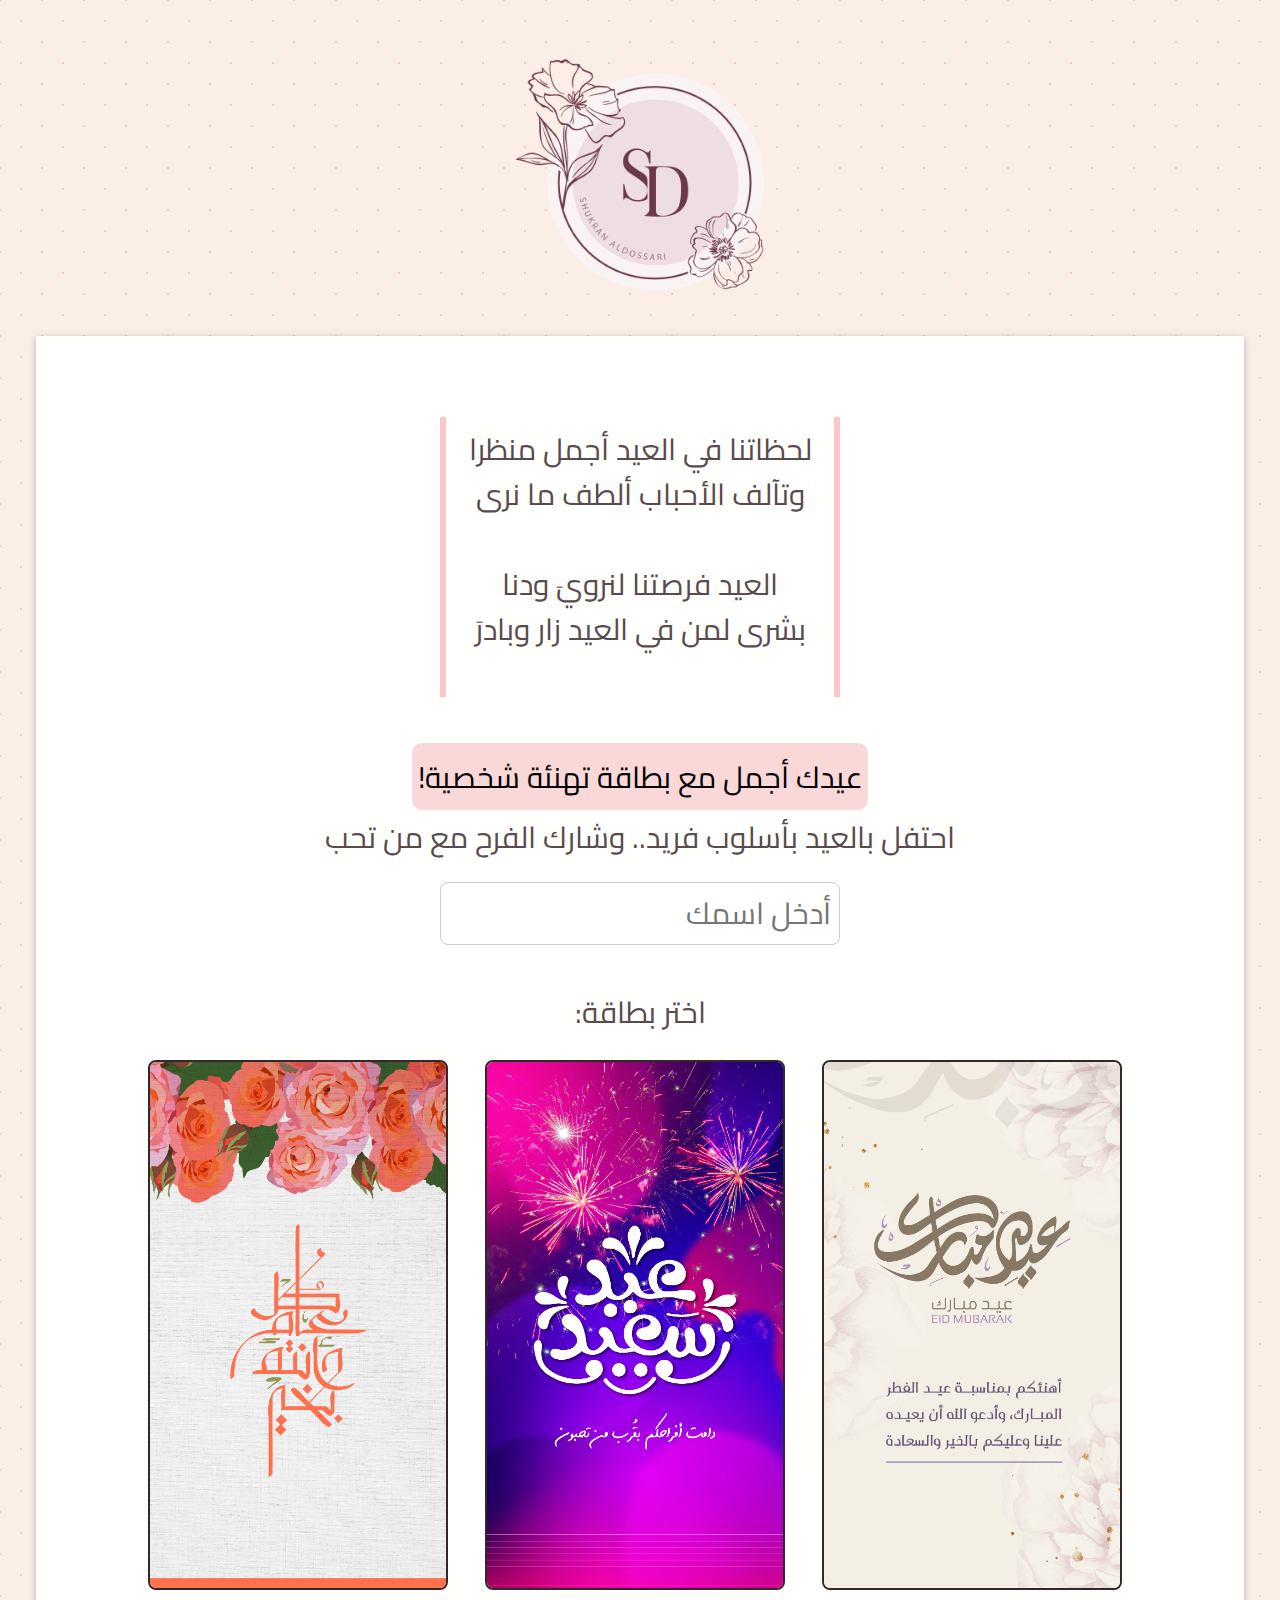
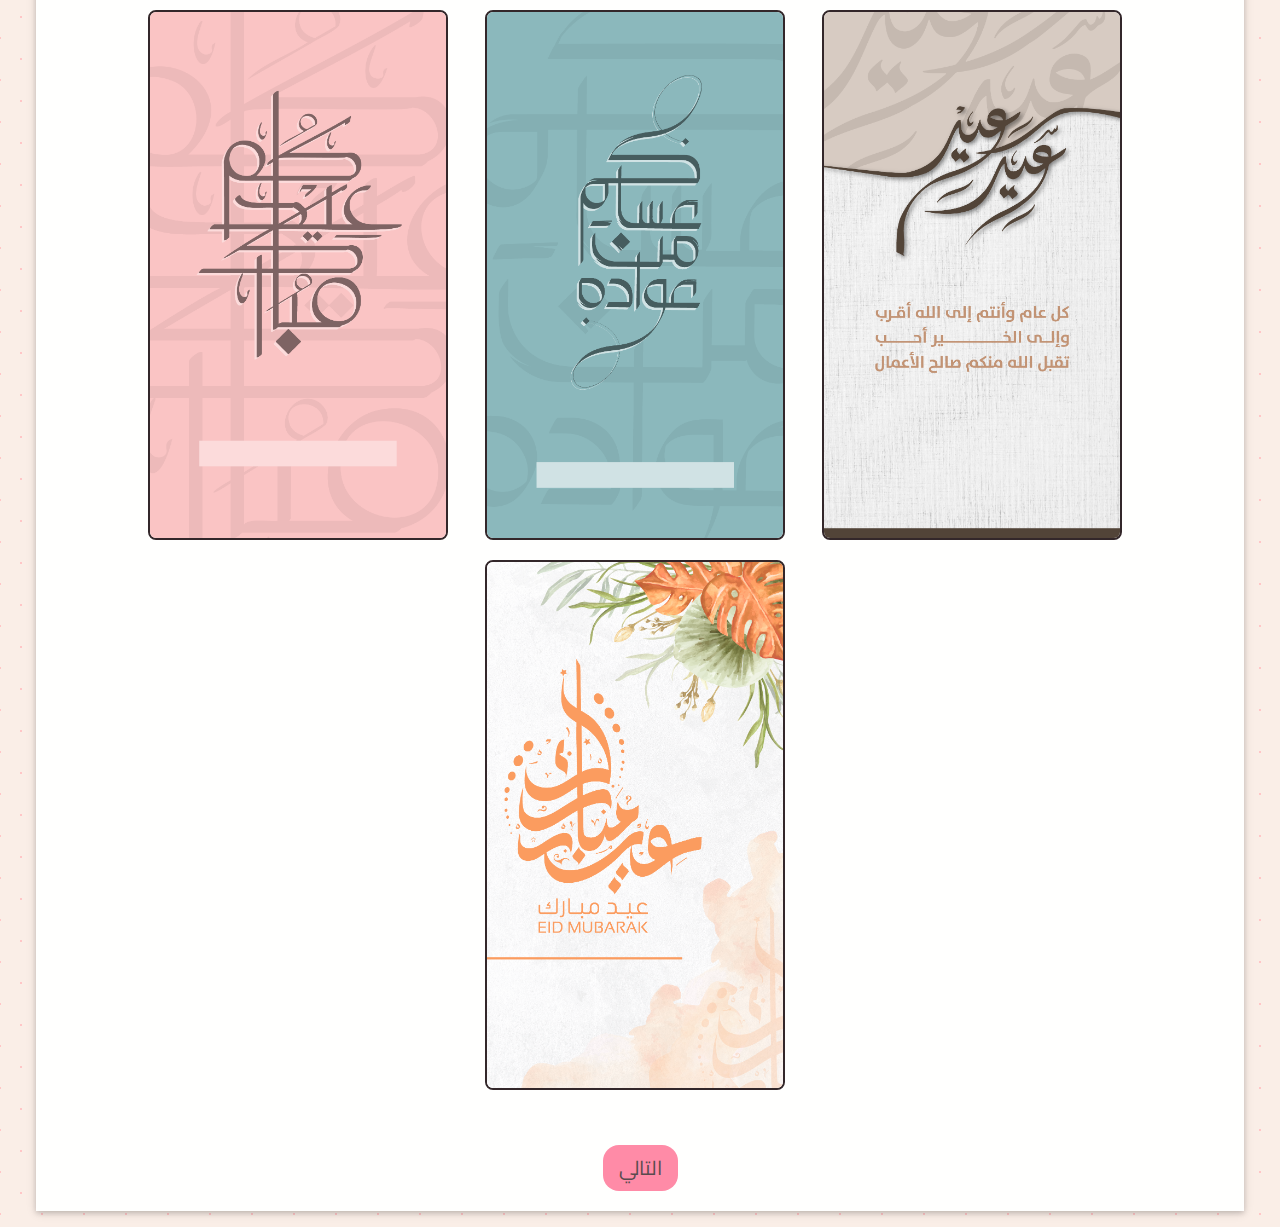
<file: index.html>
<!DOCTYPE html>
<html lang="ar">
  <head>
    <!-- Add Bootstrap CSS -->
    <link
      href="https://cdn.jsdelivr.net/npm/bootstrap@5.4.3/dist/css/bootstrap.min.css"
      rel="stylesheet"
    />

    <!-- Optional: Add Bootstrap JavaScript (for components like modals, dropdowns, etc.) -->
    <script src="https://cdn.jsdelivr.net/npm/bootstrap@5.4.3/dist/js/bootstrap.bundle.min.js"></script>

    <meta charset="UTF-8" />
    <title>Eid Card Generator</title>
    <link rel="stylesheet" href="https://www.w3schools.com/w3css/4/w3.css" />
    <link rel="stylesheet" type="text/css" href="eidStyle.css" />
  </head>

  <style>
    .custom-card {
      background-color: #fffffe;
    }

    .custom-button {
      background-color: #ff8ba7;
      margin-bottom: 20px;
      font-size: 20px;
    }

    mark {
      background-color: #fbd8d8;
      border-radius: 10px;
    }

    .spacing-pargraph {
      line-height: 2;
    }
  </style>

  <body>
    <center>
      <img
        style="margin-top: 50px; margin-bottom: 20px; width: 250px"
        src="SD-LOGO.png"
        alt=""
      />
      <div class="w3-container">
        <div class="w3-panel w3-card custom-card">
          <div
            style="
              margin: 80px auto 50px;
              padding-top: 10px;
              width: 400px;
              border-inline: solid 6px #ffc6c7;
            "
          >
            <p>
              لحظاتنا في العيد أجمل منظرا<br />
              ‏وتآلف الأحباب ألطف ما نرى<br /><br />

              ‏العيد فرصتنا لنرويَ ودنا<br />
              ‏بشرى لمن في العيد زار وبادرَ<br /><br />
            </p>
          </div>
          <p class="spacing-pargraph">
            <mark>عيدك أجمل مع بطاقة تهنئة شخصية! </mark>
            <br />
            احتفل بالعيد بأسلوب فريد.. وشارك الفرح مع من تحب
          </p>
          <form id="card-form">
            <input
              id="name"
              class="name-input w3-input w3-border w3-round-large placeholder-right"
              type="text"
              placeholder="أدخل اسمك"
            />
            <br />
            <p>اختر بطاقة:</p>

            <label class="card-option">
              <input type="radio" name="card" value="Images/card1.png" />
              <img class="w3-round-large card-img" src="Images/card1.png" />
            </label>

            <label class="card-option">
              <input type="radio" name="card" value="Images/card2.png" />
              <img class="w3-round-large card-img" src="Images/card2.png" />
            </label>

            <label class="card-option">
              <input type="radio" name="card" value="Images/card3.png" />
              <img class="w3-round-large card-img" src="Images/card3.png" />
            </label>

            <label class="card-option">
              <input type="radio" name="card" value="Images/card4.png" />
              <img class="w3-round-large card-img" src="Images/card4.png" />
            </label>

            <label class="card-option">
              <input type="radio" name="card" value="Images/card5.png" />
              <img class="w3-round-large card-img" src="Images/card5.png" />
            </label>

            <label class="card-option">
              <input type="radio" name="card" value="Images/card6.png" />
              <img class="w3-round-large card-img" src="Images/card6.png" />
            </label>

            <label class="card-option">
              <input type="radio" name="card" value="Images/card7.png" />
              <img class="w3-round-large card-img" src="Images/card7.png" />
            </label>

            <br /><br />
            <button
              class="w3-button w3-round-xlarge custom-button"
              onclick="redirectToEidCardDisplay()"
              type="button"
            >
              التالي
            </button>
          </form>
        </div>
      </div>
    </center>

    <script>
      function redirectToEidCardDisplay() {
        const name = document.getElementById("name").value;
        const selectedImage = document.querySelector(
          'input[name="card"]:checked'
        );

        if (name && selectedImage) {
          const urlParams = new URLSearchParams();
          urlParams.append("name", name);
          urlParams.append("selectedImage", selectedImage.value);

          const url = "Eid-Card-display.html?" + urlParams.toString();
          window.location.href = url;
        } else {
          alert("فضلًا أدخل اسمك واختر بطاقة");
        }
      }
    </script>
  </body>
</html>
</file>
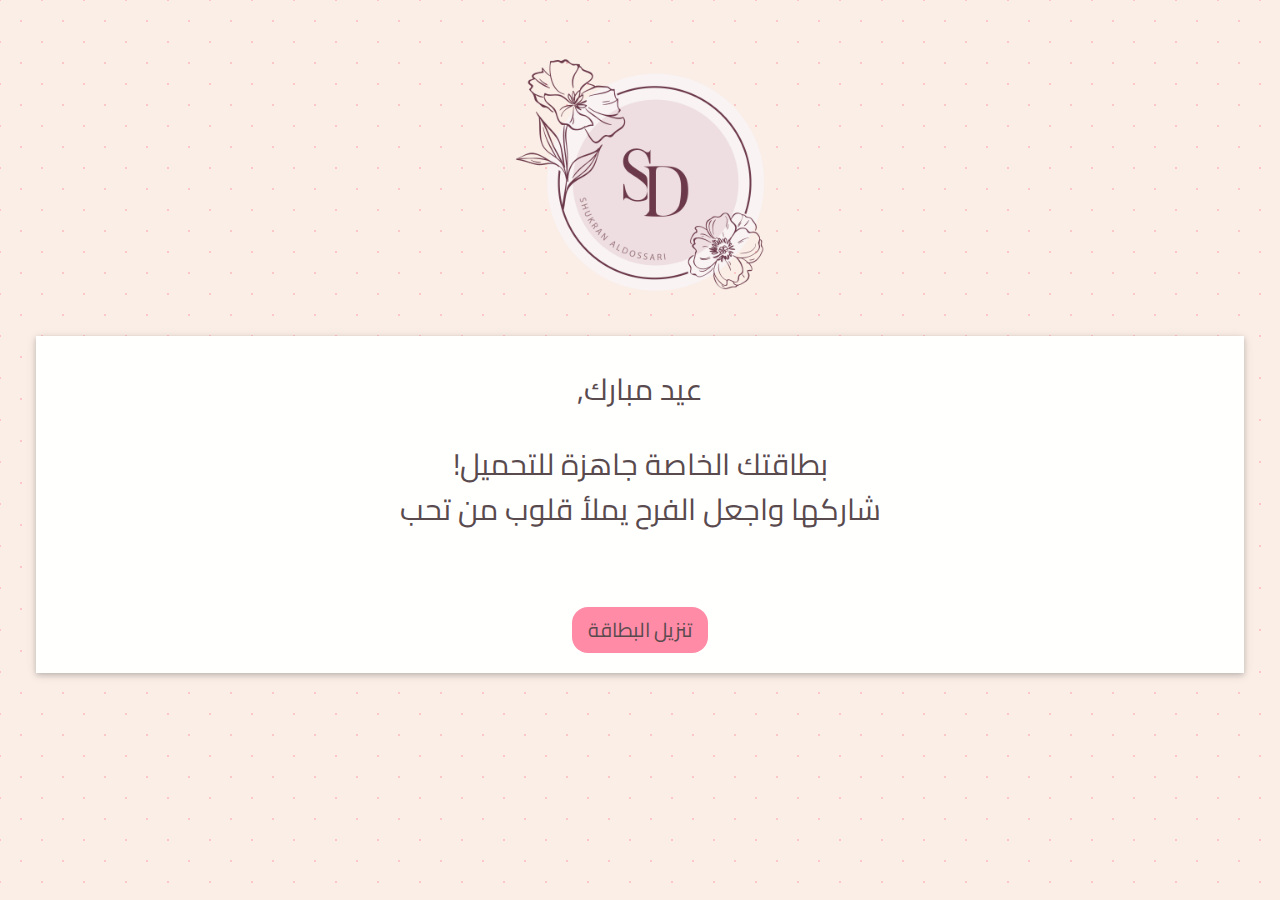
<file: Eid-Card-display.html>
<!DOCTYPE html>
<html lang="ar">
  <head>
    <meta charset="UTF-8" />
    <title>Eid Card Display</title>
    <link rel="stylesheet" href="https://www.w3schools.com/w3css/4/w3.css" />
    <link rel="stylesheet" type="text/css" href="eidStyle.css" />
    
  </head>

  <style>
    .custom-card {
      background-color: #fffffe;
    }

    .custom-button {
      background-color: #ff8ba7;
      margin-bottom: 20px;
      font-size: 20px;
    }

    #myCanvas {
     display: none;
    }

  </style>

  <body>
    <center>
      <img
        style="margin-top: 50px; margin-bottom: 20px; width: 250px"
        src="SD-LOGO.png"
        alt=""
      />

      <div class="w3-container">
        <div class="w3-panel w3-card custom-card">
          <p>عيد مبارك, <b><span id="name"></span></p></b>
          <p>
          بطاقتك الخاصة جاهزة للتحميل! <br>
شاركها واجعل الفرح يملأ قلوب من تحب

          
          </p>

          <canvas
            id="myCanvas"
            width="1080"
            height="1920"
            style="border: 1px solid #000"
          ></canvas>

          <br />
          <button
            class="w3-button w3-round-xlarge custom-button"
            onclick="downloadEidCard()"
          >
            تنزيل البطاقة
          </button>
        </div>
      </div>
    </center>
    <script>
      const urlParams = new URLSearchParams(window.location.search);
      const name = urlParams.get("name");
      const selectedImage = urlParams.get("selectedImage");

      document.getElementById("name").textContent = name;

      var canvas = document.getElementById("myCanvas");
      var ctx = canvas.getContext("2d");
      ctx.imageSmoothingEnabled = true;

      async function drawImageAndText() {
        return new Promise((resolve, reject) => {
          if (name && selectedImage) {
            var img = new Image();
            img.src = selectedImage;
            img.onload = function () {
              console.log("Image loaded");

              // Calculate the aspect ratio of the image
              const aspectRatio = img.width / img.height;

              // Calculate the desired width and height for the image on the canvas
              let desiredWidth = canvas.width;
              let desiredHeight = canvas.width / aspectRatio;

              // If the image height is greater than the canvas height, adjust the dimensions
              if (desiredHeight > canvas.height) {
                desiredHeight = canvas.height;
                desiredWidth = canvas.height * aspectRatio;
              }

              // Calculate the x and y positions to center the image on the canvas
              const x = (canvas.width - desiredWidth) / 2;
              const y = (canvas.height - desiredHeight) / 2;

              // Draw the image at the calculated position and dimensions
              ctx.drawImage(img, x, y, desiredWidth, desiredHeight);

              // Set default text properties
              let textColor = "black";
              let textSize = 30;
              let textX = canvas.width / 2;
              let textY = canvas.height - 20;
              let fontFamily = "Tajawal, sans-serif";

              // Adjust text properties based on the selected image
              if (selectedImage === "Images/card1.png") {
                textColor = "#AE90BA"; // Purple
                textSize = 50;
                textX = canvas.width / 2;
                textY = canvas.height - 330;
              //2
              } else if (selectedImage === "Images/card2.png") {
                textColor = "white"; 
                textSize = 50;
                textX = canvas.width / 2;
                textY = canvas.height - 320;
              //3
              } else if (selectedImage === "Images/card3.png") {
                textColor = "#FA6570"; 
                textSize = 65;
                textX = canvas.width / 2;
                textY = canvas.height - 190;
              }
              //4
              else if (selectedImage === "Images/card4.png") {
                textColor = "#524438"; 
                textSize = 65;
                textX = canvas.width / 2;
                textY = canvas.height - 400;
                
              }
              //5
              else if (selectedImage === "Images/card5.png") {
                textColor = "#465D5F"; 
                textSize = 50;
                textX = canvas.width / 2;
                textY = canvas.height - 215;
                
              }
              //6
              else if (selectedImage === "Images/card6.png") {
                textColor = "#7E6363"; 
                textSize = 50;
                textX = canvas.width / 2;
                textY = canvas.height - 297;
                
              }
              //7
              else if (selectedImage === "Images/card7.png") {
                textColor = "#81814D"; 
                textSize = 55;
                textX = canvas.width / 3;
                textY = canvas.height - 350;
                
              }

              // Set text properties
              ctx.font = `${textSize}px thesans`; // Set font size and type
              ctx.fillStyle = textColor; // Set text color
              ctx.textAlign = "center";
              ctx.font = `${textSize}px ${fontFamily}`;

              // Draw text on the image
              ctx.fillText(name, textX, textY);

              console.log("Image drawn on canvas");

              resolve();
            };
          } else {
            reject(new Error("Name or selected image is missing."));
          }
        });
      }

      function downloadEidCard() {
        drawImageAndText()
          .then(() => {
            // Convert canvas content to image data URL
            const dataURL = canvas.toDataURL();

            // Convert data URL to Blob
            const blob = dataURItoBlob(dataURL);

            // Create a blob URL
            const blobURL = URL.createObjectURL(blob);

            // Create a temporary link element
            var downloadLink = document.createElement("a");
            downloadLink.href = blobURL;
            downloadLink.download = "eid_card.png";

            // Simulate click on the link
            downloadLink.click();

            // Clean up - revoke the blob URL
            URL.revokeObjectURL(blobURL);
          })
          .catch((error) => {
            console.error("Error drawing image and text:", error);
          });
      }

      // Function to convert data URL to Blob
      function dataURItoBlob(dataURI) {
        // Convert base64 to raw binary data held in a string
        var byteString = atob(dataURI.split(",")[1]);

        // Separate out the mime component
        var mimeString = dataURI.split(",")[0].split(":")[1].split(";")[0];

        // Write the bytes of the string to an ArrayBuffer
        var ab = new ArrayBuffer(byteString.length);
        var ia = new Uint8Array(ab);
        for (var i = 0; i < byteString.length; i++) {
          ia[i] = byteString.charCodeAt(i);
        }

        // Create a Blob from the ArrayBuffer
        var blob = new Blob([ab], { type: mimeString });
        return blob;
      }

      // Call the drawImageAndText function when the page loads
      drawImageAndText().catch((error) => {
        console.error("Error drawing image and text:", error);
      });
    </script>
  </body>
</html>
</file>
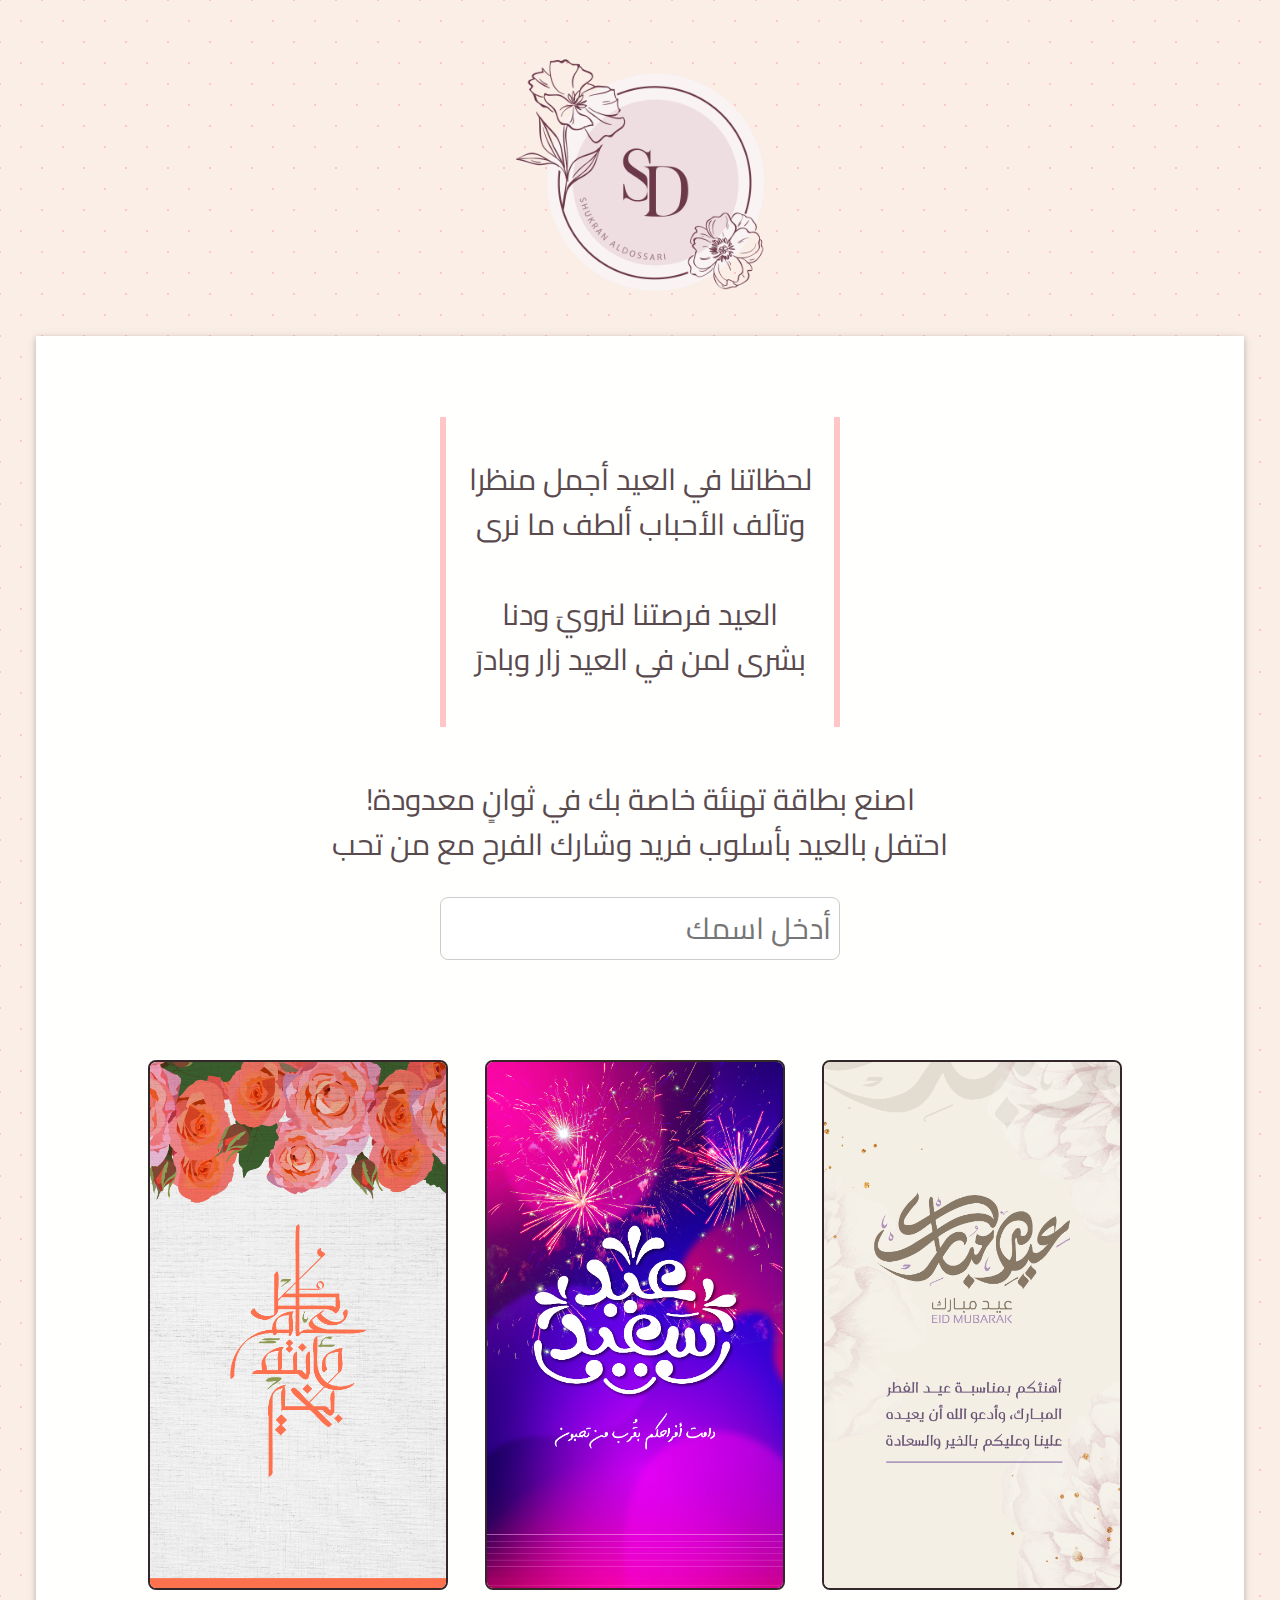
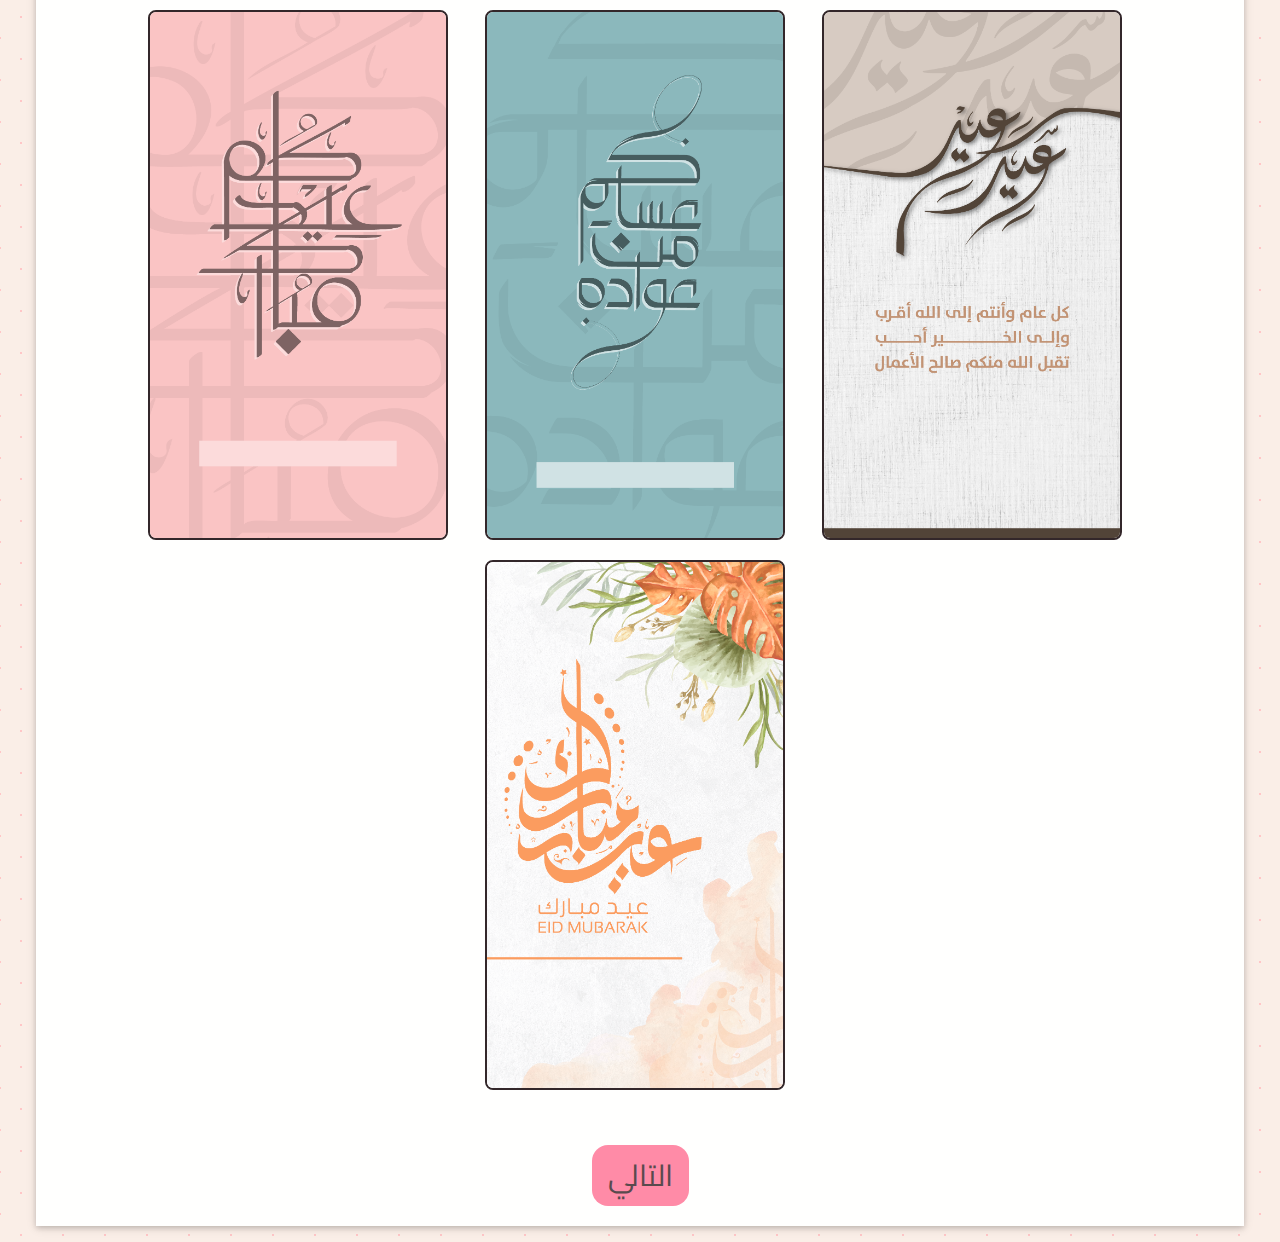
<file: Eid-Card-Generator.html>
<!DOCTYPE html>
<html lang="ar">
  <head>
    <meta charset="UTF-8" />
    <title>Eid Card Generator</title>
    <link rel="stylesheet" href="https://www.w3schools.com/w3css/4/w3.css" />
    <link rel="stylesheet" type="text/css" href="eidStyle.css" />
  </head>

  <style>
    .custom-card {
      background-color: #fffffe;
    }

    .custom-button {
      background-color: #ff8ba7;
      margin-bottom: 20px;
    }
  </style>

  <body>
    <center>
      <img
        style="margin-top: 50px; margin-bottom: 20px; width: 250px"
        src="SD-LOGO.png"
        alt=""
      />
      <div class="w3-container">
        <div class="w3-panel w3-card custom-card">
          <div style="margin: 80px auto 50px; padding-top: 10px; width: 400px; border-inline: solid 6px #ffc6c7">
            <p>
              لحظاتنا في العيد أجمل منظرا<br />
              ‏وتآلف الأحباب ألطف ما نرى<br /><br />

              ‏العيد فرصتنا لنرويَ ودنا<br />
              ‏بشرى لمن في العيد زار وبادرَ<br><br>
            </p>
          </div>
          <p>
            اصنع بطاقة تهنئة خاصة بك في ثوانٍ معدودة! <br />
            احتفل بالعيد بأسلوب فريد وشارك الفرح مع من تحب
          </p>
          <form id="card-form">
            <input
              id="name"
              class="name-input w3-input w3-border w3-round-large placeholder-right"
              type="text"
              placeholder="أدخل اسمك"
            />
            <br />
            <br />

            <label class="card-option">
              <input type="radio" name="card" value="Images/card1.png" />
              <img class="w3-round-large card-img" src="Images/card1.png" />
            </label>

            <label class="card-option">
              <input type="radio" name="card" value="Images/card2.png" />
              <img class="w3-round-large card-img" src="Images/card2.png" />
            </label>

            <label class="card-option">
              <input type="radio" name="card" value="Images/card3.png" />
              <img class="w3-round-large card-img" src="Images/card3.png" />
            </label>

            <label class="card-option">
              <input type="radio" name="card" value="Images/card4.png" />
              <img class="w3-round-large card-img" src="Images/card4.png" />
            </label>

            <label class="card-option">
              <input type="radio" name="card" value="Images/card5.png" />
              <img class="w3-round-large card-img" src="Images/card5.png" />
            </label>

            <label class="card-option">
              <input type="radio" name="card" value="Images/card6.png" />
              <img class="w3-round-large card-img" src="Images/card6.png" />
            </label>

            <label class="card-option">
              <input type="radio" name="card" value="Images/card7.png" />
              <img class="w3-round-large card-img" src="Images/card7.png" />
            </label>

            <br /><br />
            <button
              class="w3-button w3-round-xlarge custom-button"
              onclick="redirectToEidCardDisplay()"
              type="button"
            >
              التالي
            </button>
          </form>
        </div>
      </div>
    </center>

    <script>
      function redirectToEidCardDisplay() {
        const name = document.getElementById("name").value;
        const selectedImage = document.querySelector(
          'input[name="card"]:checked'
        );

        if (name && selectedImage) {
          const urlParams = new URLSearchParams();
          urlParams.append("name", name);
          urlParams.append("selectedImage", selectedImage.value);

          const url = "Eid-Card-display.html?" + urlParams.toString();
          window.location.href = url;
        } else {
          alert("Please enter your name and select an image.");
        }
      }
    </script>
  </body>
</html>
</file>
<file: eidStyle.css>
@import url("https://fonts.googleapis.com/css2?family=Cairo");
@import url("https://fonts.googleapis.com/css2?family=Tajawal:wght@700");

body {
  direction: rtl; /* Set the overall text direction to right-to-left */
  font-family: "Cairo";
  text-align: right;
  font-size: 30px;
  color: #594a4e;

  /*background-color: #faeee7;*/
  background-color: #faeee7;
  background-image: radial-gradient(#ffc6c7 1.05px, transparent 1.05px),
    radial-gradient(#ffc6c7 1.05px, #faeee7 1.05px);
  background-size: 42px 42px;
  background-position: 0 0, 21px 21px;

  padding-left: 20px;
  padding-right: 20px;
}
.name-input {
  width: 400px;
  text-align: right;
}
.placeholder-right::placeholder {
  /* Set placeholder text to right-to-left */
  direction: rtl;
  text-align: right;
}
.card-option {
  display: inline-block;
  margin-right: 10px;
}

.card-option input[type="radio"] {
  display: none; /* Hide the default radio button */
  text-align: right;
}

.card-img {
  width: 300px;
  height: auto;
  margin: 10px;
  border: 2px solid #33272a; /* Add transparent border initially */
  transition: border-color 0.3s ease-in-out; /* Add smooth transition */
}

.card-option input[type="radio"]:checked + .card-img {
  border-color: #ff8ba7; /* Change border color for selected image */
}
</file>
